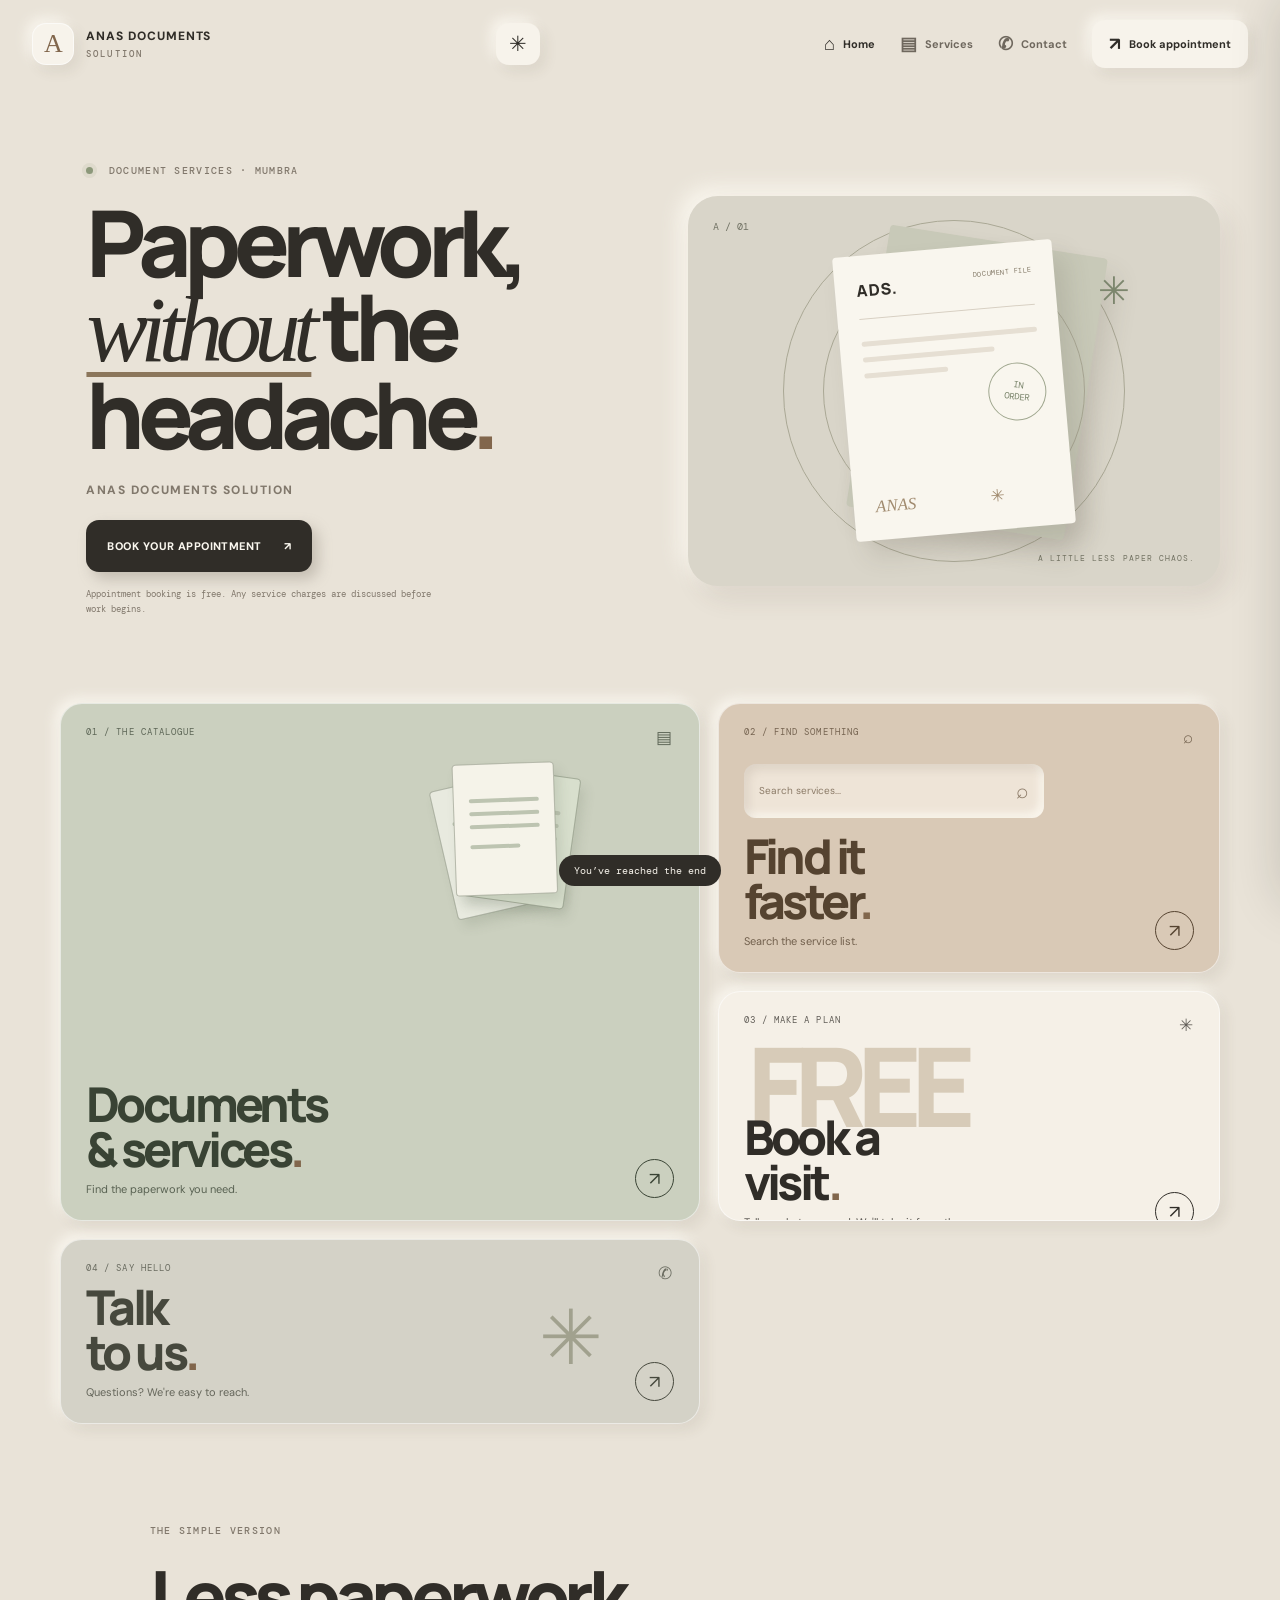
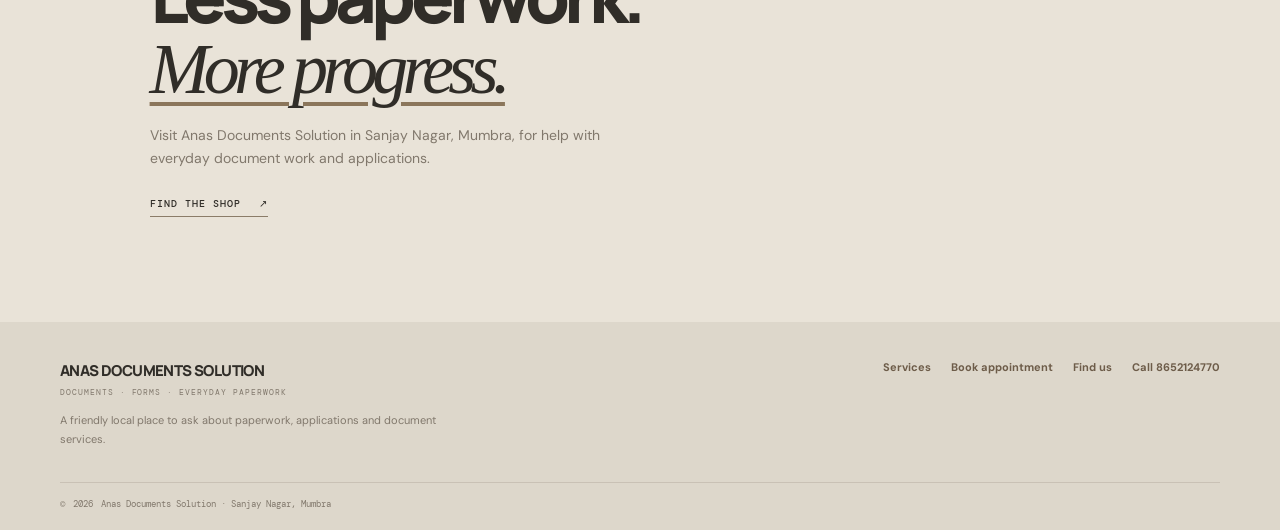
<file: index.html>
<!doctype html>
<html lang="en">
<head>
<meta charset="utf-8"><meta name="viewport" content="width=device-width,initial-scale=1">
<meta name="description" content="Anas Documents Solution in Sanjay Nagar, Mumbra. Explore document services and request a free appointment.">
<meta name="theme-color" content="#e9e3d8"><title>Anas Documents Solution | Mumbra</title>
<link rel="icon" type="image/svg+xml" href="assets/favicon.svg"><link rel="stylesheet" href="assets/style.css">
</head><body>
<header class="site-header">
<a class="brand" href="index.html" aria-label="Anas Documents Solution home"><span class="brand-mark">A</span><span class="brand-name">ANAS DOCUMENTS<small>SOLUTION</small></span></a>
<div class="header-actions"><button class="menu" aria-label="Open navigation" aria-expanded="false" aria-controls="site-nav"><span></span><span></span></button><button class="theme-trigger" aria-label="Open website settings" aria-controls="customizer" aria-expanded="false">✳</button></div>
<nav id="site-nav" aria-label="Main navigation"><a class="current" href="index.html" aria-label="Home"><span>⌂</span><b>Home</b></a><a href="services.html" aria-label="Services"><span>▤</span><b>Services</b></a><a href="contact.html" aria-label="Contact"><span>✆</span><b>Contact</b></a><a class="nav-cta" href="booking.html" aria-label="Book appointment"><span>↗</span><b>Book appointment</b></a></nav>
</header>
<main>
<section class="editorial-hero page-shell">
<div class="hero-copy reveal"><p class="eyebrow"><span class="eyebrow-dot"></span> DOCUMENT SERVICES · MUMBRA</p>
<h1>Paperwork,<br><em>without</em> the<br>headache<span class="period">.</span></h1>
<p class="hero-description">ANAS DOCUMENTS SOLUTION</p>
<a class="button button-dark" href="booking.html">BOOK YOUR APPOINTMENT <span>↗</span></a>
<p class="micro-note">Appointment booking is free. Any service charges are discussed before work begins.</p></div>
<div class="hero-art reveal" aria-label="Illustration of an organised document"><div class="art-index">A / 01</div><div class="paper paper-back"></div><div class="paper paper-front"><div class="paper-top"><span>ADS.</span><span>DOCUMENT FILE</span></div><div class="paper-rule"></div><div class="paper-line long"></div><div class="paper-line"></div><div class="paper-line short"></div><div class="paper-stamp">IN<br>ORDER</div><div class="paper-sign">ANAS <span>✳</span></div></div><div class="art-caption">A LITTLE LESS PAPER CHAOS.</div><span class="art-star">✳</span></div>
</section>
<section class="bento page-shell" aria-label="Explore the website">
<a class="bento-card bento-services reveal" href="services.html"><div class="card-topline"><span>01 / THE CATALOGUE</span><span>▤</span></div><div class="document-stack"><i></i><i></i><i></i></div><div class="card-bottom"><div><h2>Documents<br>&amp; services<span>.</span></h2><p>Find the paperwork you need.</p></div><span class="round-arrow">↗</span></div></a>
<a class="bento-card bento-search reveal" href="services.html#serviceSearch"><div class="card-topline"><span>02 / FIND SOMETHING</span><span>⌕</span></div><div class="search-graphic"><span>Search services...</span><b>⌕</b></div><div class="card-bottom"><div><h2>Find it<br>faster<span>.</span></h2><p>Search the service list.</p></div><span class="round-arrow">↗</span></div></a>
<a class="bento-card bento-booking reveal" href="booking.html"><div class="card-topline"><span>03 / MAKE A PLAN</span><span>✳</span></div><div class="booking-number">FREE</div><div class="card-bottom"><div><h2>Book a<br>visit<span>.</span></h2><p>Tell us what you need. We'll take it from there.</p></div><span class="round-arrow">↗</span></div></a>
<a class="bento-card bento-contact reveal" href="contact.html"><div class="card-topline"><span>04 / SAY HELLO</span><span>✆</span></div><div class="contact-mark">✳</div><div class="card-bottom"><div><h2>Talk<br>to us<span>.</span></h2><p>Questions? We're easy to reach.</p></div><span class="round-arrow">↗</span></div></a>
</section>
<section class="closing-note page-shell reveal"><p class="eyebrow">THE SIMPLE VERSION</p><h2>Less paperwork.<br><em>More progress.</em></h2><p>Visit Anas Documents Solution in Sanjay Nagar, Mumbra, for help with everyday document work and applications.</p><a class="text-link" href="contact.html">FIND THE SHOP <span>↗</span></a></section>
</main>
<footer class="site-footer"><div class="footer-main page-shell"><div><a class="footer-brand" href="index.html">ANAS DOCUMENTS SOLUTION<span>DOCUMENTS · FORMS · EVERYDAY PAPERWORK</span></a><p>A friendly local place to ask about paperwork, applications and document services.</p></div><div class="footer-links"><a href="services.html">Services</a><a href="booking.html">Book appointment</a><a href="contact.html">Find us</a><a href="tel:+918652124770">Call 8652124770</a></div></div><div class="footer-bottom page-shell">© <span data-year></span> Anas Documents Solution · Sanjay Nagar, Mumbra</div></footer>
<script src="assets/app.js"></script></body></html>
</file>
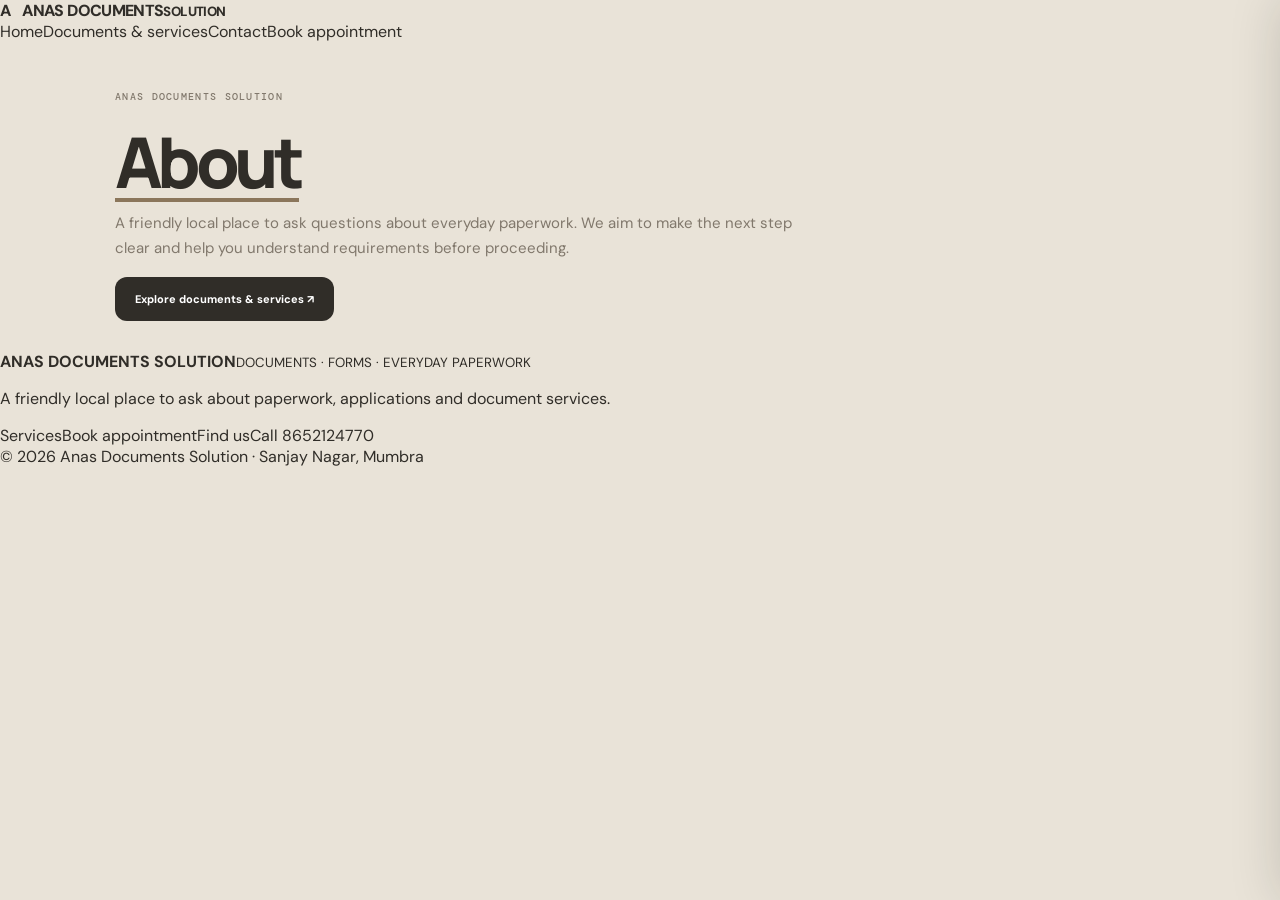
<file: about.html>
<!doctype html><html lang="en"><head><meta charset="utf-8"><meta name="viewport" content="width=device-width,initial-scale=1"><meta name="description" content="A local document assistance shop in Mumbra."><meta name="theme-color" content="#244b83"><title>About | Anas Documents Solution</title><link rel="icon" href="assets/favicon.svg"><link rel="stylesheet" href="assets/style.css"></head><body><div class="cursor"></div><header><a class="brand" href="index.html"><span class="mark">A</span><span>ANAS DOCUMENTS<small>SOLUTION</small></span></a><button class="menu" aria-label="Menu">☰</button><nav><a href="index.html">Home</a><a href="services.html">Documents & services</a><a href="contact.html">Contact</a><a class="navcta" href="booking.html">Book appointment</a></nav></header><main><section class="pagehead"><div class="eyebrow">ANAS DOCUMENTS SOLUTION</div><h1>About</h1><p>A friendly local place to ask questions about everyday paperwork. We aim to make the next step clear and help you understand requirements before proceeding.</p><a class="primary" href="services.html">Explore documents & services ↗</a></section></main><footer><div class="foot"><div><strong>ANAS DOCUMENTS SOLUTION</strong><small>DOCUMENTS · FORMS · EVERYDAY PAPERWORK</small><p>A friendly local place to ask about paperwork, applications and document services.</p></div><div class="footlinks"><a href="services.html">Services</a><a href="booking.html">Book appointment</a><a href="contact.html">Find us</a><a href="tel:+918652124770">Call 8652124770</a></div></div><div class="copy">© <span data-year></span> Anas Documents Solution · Sanjay Nagar, Mumbra</div></footer><script src="assets/app.js"></script></body></html>
</file>
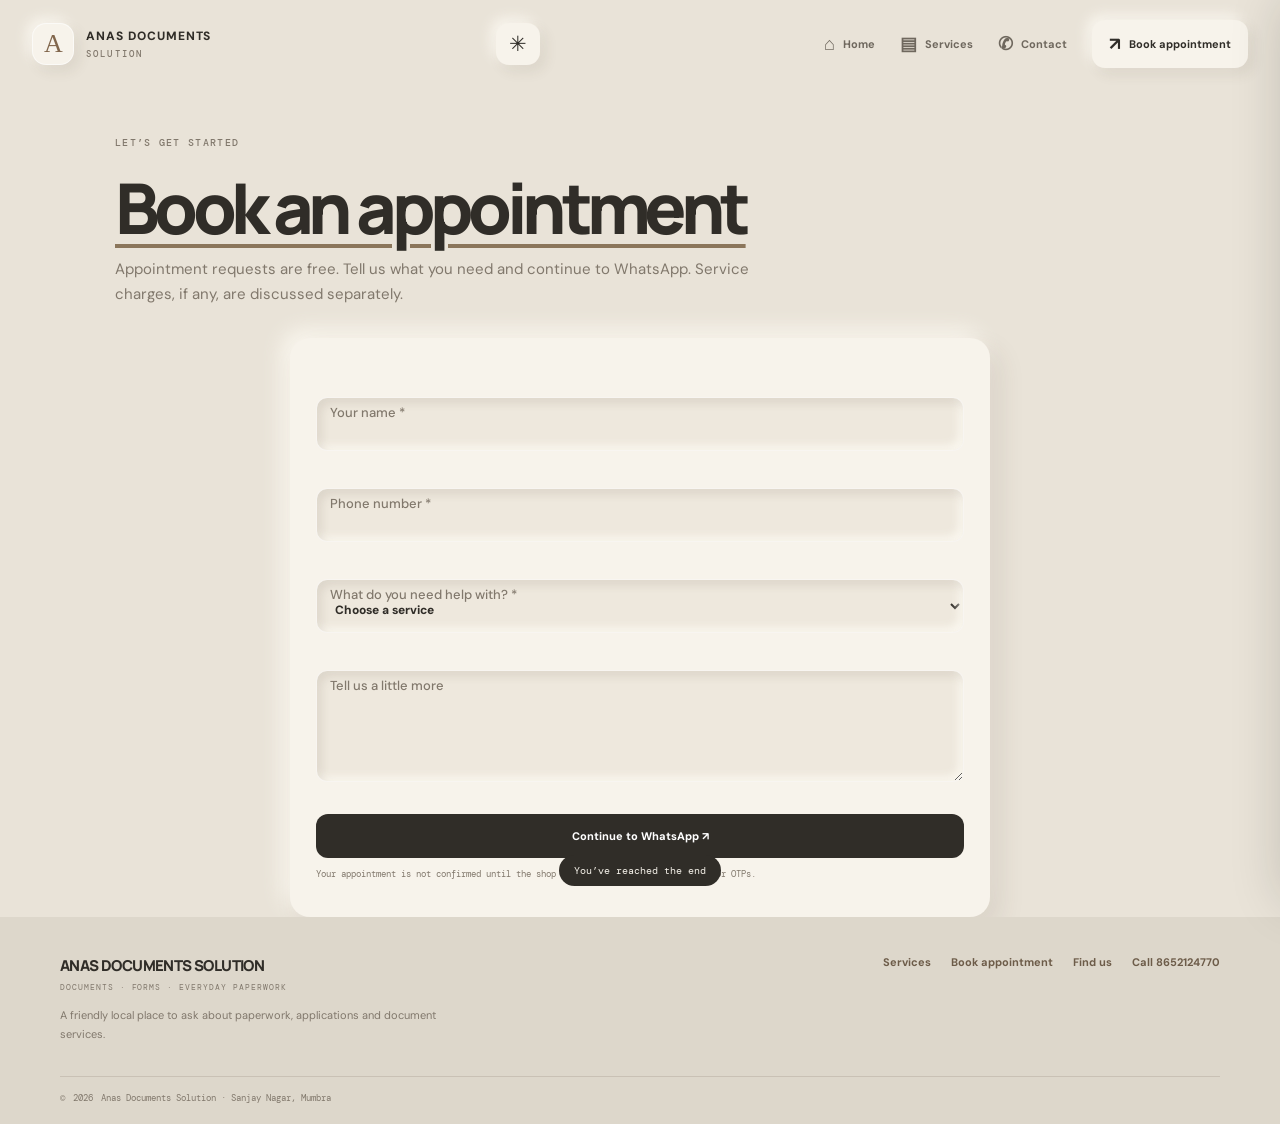
<file: booking.html>
<!doctype html><html lang="en"><head><meta charset="utf-8"><meta name="viewport" content="width=device-width,initial-scale=1"><meta name="description" content="Request a free appointment with Anas Documents Solution to discuss document services."><meta name="theme-color" content="#e9e3d8"><title>Book an Appointment | Anas Documents Solution</title><link rel="icon" href="assets/favicon.svg" type="image/svg+xml"><link rel="stylesheet" href="assets/style.css"></head><body>
<header class="site-header"><a class="brand" href="index.html"><span class="brand-mark">A</span><span class="brand-name">ANAS DOCUMENTS<small>SOLUTION</small></span></a><div class="header-actions"><button class="menu" aria-label="Open navigation" aria-expanded="false" aria-controls="site-nav"><span></span><span></span></button><button class="theme-trigger" aria-label="Open website settings" aria-controls="customizer" aria-expanded="false">✳</button></div><nav id="site-nav" aria-label="Main navigation"><a href="index.html"><span>⌂</span><b>Home</b></a><a href="services.html"><span>▤</span><b>Services</b></a><a href="contact.html"><span>✆</span><b>Contact</b></a><a class="nav-cta current" href="booking.html"><span>↗</span><b>Book appointment</b></a></nav></header>
<main><section class="pagehead reveal"><p class="eyebrow">LET’S GET STARTED</p><h1>Book an appointment</h1><p>Appointment requests are free. Tell us what you need and continue to WhatsApp. Service charges, if any, are discussed separately.</p></section>
<section class="formwrap"><form class="form" id="bookingForm" novalidate>
<label>Your name *<input name="name" required maxlength="70" autocomplete="name" placeholder=" "></label>
<label>Phone number *<input name="phone" required type="tel" inputmode="tel" maxlength="18" autocomplete="tel" placeholder=" "></label>
<label>What do you need help with? *<select name="service" required><option value="">Choose a service</option><option>Application writing</option><option>Agreements &amp; affidavits</option><option>Aadhaar, PAN, passport &amp; voter card</option><option>School &amp; college admission forms</option><option>Income, domicile &amp; gap certificates</option><option>Gazette notification</option><option>Ration card &amp; e-KYC</option><option>Gumasta licence &amp; Udyam Aadhaar</option><option>Marriage &amp; birth certificates</option><option>Rent agreement</option><option>Other legal document work</option><option>Not sure / something else</option></select></label>
<label>Tell us a little more<textarea name="details" rows="4" maxlength="600" placeholder=" "></textarea></label>
<button class="primary" type="submit">Continue to WhatsApp ↗</button><p class="note">Your appointment is not confirmed until the shop replies. Never share passwords or OTPs.</p><p class="form-status" role="status" aria-live="polite"></p></form></section></main>
<footer class="site-footer"><div class="footer-main page-shell"><div><a class="footer-brand" href="index.html">ANAS DOCUMENTS SOLUTION<span>DOCUMENTS · FORMS · EVERYDAY PAPERWORK</span></a><p>A friendly local place to ask about paperwork, applications and document services.</p></div><div class="footer-links"><a href="services.html">Services</a><a href="booking.html">Book appointment</a><a href="contact.html">Find us</a><a href="tel:+918652124770">Call 8652124770</a></div></div><div class="footer-bottom page-shell">© <span data-year></span> Anas Documents Solution · Sanjay Nagar, Mumbra</div></footer><script src="assets/app.js"></script></body></html>
</file>
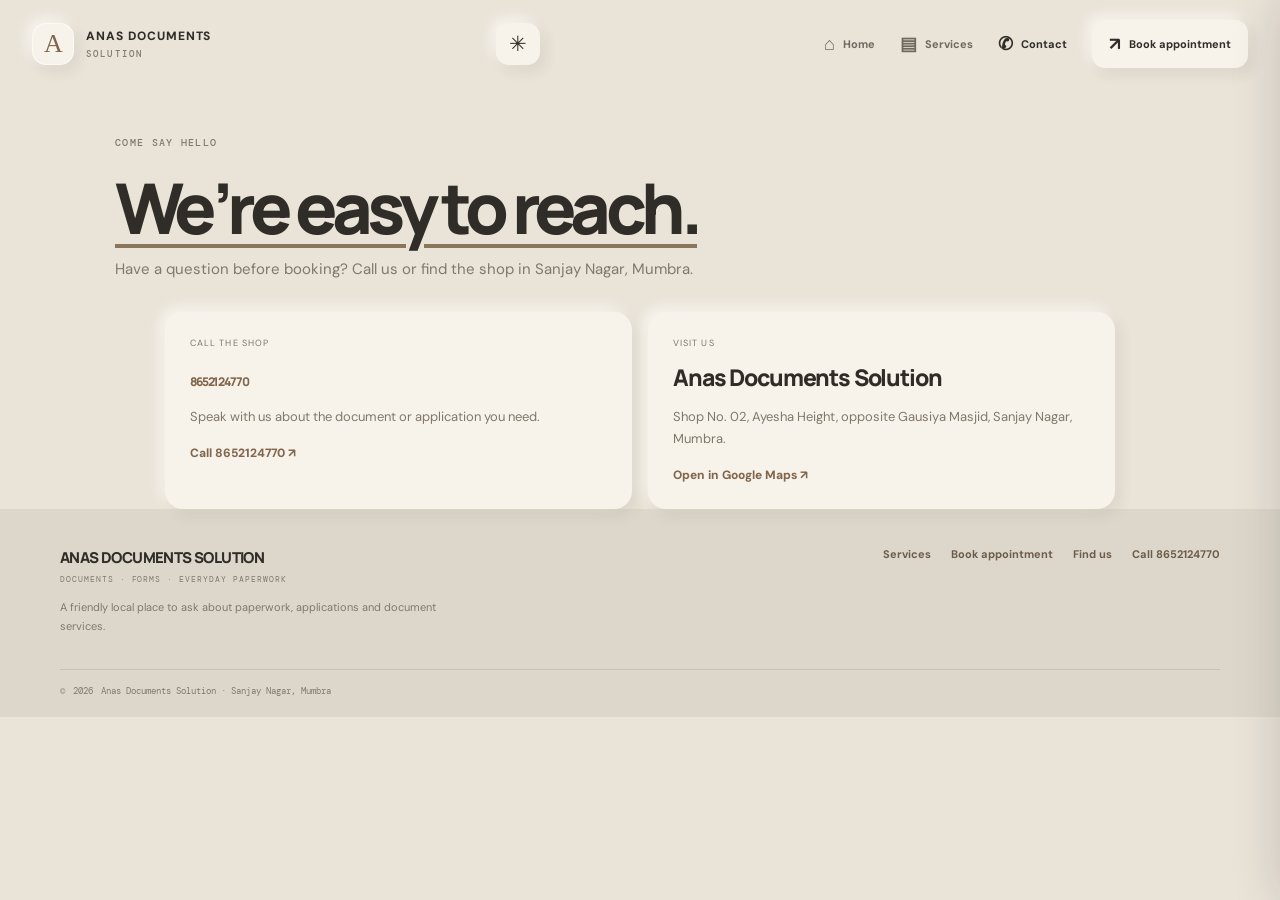
<file: contact.html>
<!doctype html><html lang="en"><head><meta charset="utf-8"><meta name="viewport" content="width=device-width,initial-scale=1"><meta name="description" content="Contact Anas Documents Solution in Sanjay Nagar, Mumbra, or get directions to the shop."><meta name="theme-color" content="#e9e3d8"><title>Contact | Anas Documents Solution</title><link rel="icon" href="assets/favicon.svg" type="image/svg+xml"><link rel="stylesheet" href="assets/style.css"></head><body>
<header class="site-header"><a class="brand" href="index.html"><span class="brand-mark">A</span><span class="brand-name">ANAS DOCUMENTS<small>SOLUTION</small></span></a><div class="header-actions"><button class="menu" aria-label="Open navigation" aria-expanded="false" aria-controls="site-nav"><span></span><span></span></button><button class="theme-trigger" aria-label="Open website settings" aria-controls="customizer" aria-expanded="false">✳</button></div><nav id="site-nav" aria-label="Main navigation"><a href="index.html"><span>⌂</span><b>Home</b></a><a href="services.html"><span>▤</span><b>Services</b></a><a class="current" href="contact.html"><span>✆</span><b>Contact</b></a><a class="nav-cta" href="booking.html"><span>↗</span><b>Book appointment</b></a></nav></header>
<main><section class="pagehead reveal"><p class="eyebrow">COME SAY HELLO</p><h1>We’re easy to reach.</h1><p>Have a question before booking? Call us or find the shop in Sanjay Nagar, Mumbra.</p></section>
<section class="info-grid"><article class="info"><div class="kicker">CALL THE SHOP</div><h3><a href="tel:+918652124770">86521 24770</a></h3><p>Speak with us about the document or application you need.</p><a href="tel:+918652124770">Call 8652124770 ↗</a></article><article class="info"><div class="kicker">VISIT US</div><h3>Anas Documents Solution</h3><p>Shop No. 02, Ayesha Height, opposite Gausiya Masjid, Sanjay Nagar, Mumbra.</p><a target="_blank" rel="noopener noreferrer" href="https://www.google.com/maps/search/?api=1&amp;query=Shop%20No%2002%20Ayesha%20Height%20opposite%20Gausiya%20Masjid%20Sanjay%20Nagar%20Mumbra">Open in Google Maps ↗</a></article></section></main>
<footer class="site-footer"><div class="footer-main page-shell"><div><a class="footer-brand" href="index.html">ANAS DOCUMENTS SOLUTION<span>DOCUMENTS · FORMS · EVERYDAY PAPERWORK</span></a><p>A friendly local place to ask about paperwork, applications and document services.</p></div><div class="footer-links"><a href="services.html">Services</a><a href="booking.html">Book appointment</a><a href="contact.html">Find us</a><a href="tel:+918652124770">Call 8652124770</a></div></div><div class="footer-bottom page-shell">© <span data-year></span> Anas Documents Solution · Sanjay Nagar, Mumbra</div></footer><script src="assets/app.js"></script></body></html>
</file>
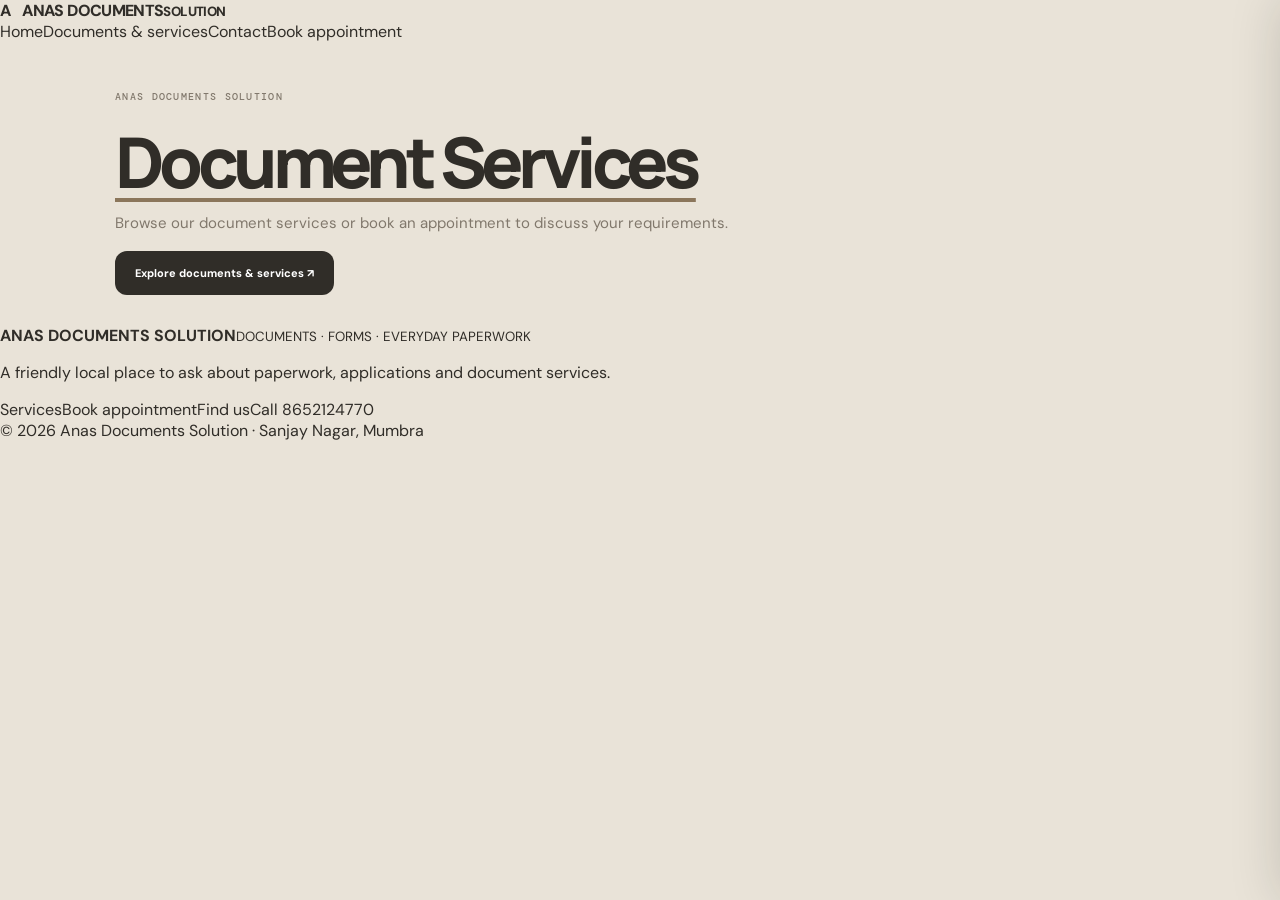
<file: lamination.html>
<!doctype html><html lang="en"><head><meta charset="utf-8"><meta name="viewport" content="width=device-width,initial-scale=1"><meta name="description" content="Explore document and certificate services."><meta name="theme-color" content="#244b83"><title>Document Services | Anas Documents Solution</title><link rel="icon" href="assets/favicon.svg"><link rel="stylesheet" href="assets/style.css"></head><body><div class="cursor"></div><header><a class="brand" href="index.html"><span class="mark">A</span><span>ANAS DOCUMENTS<small>SOLUTION</small></span></a><button class="menu" aria-label="Menu">☰</button><nav><a href="index.html">Home</a><a href="services.html">Documents & services</a><a href="contact.html">Contact</a><a class="navcta" href="booking.html">Book appointment</a></nav></header><main><section class="pagehead"><div class="eyebrow">ANAS DOCUMENTS SOLUTION</div><h1>Document Services</h1><p>Browse our document services or book an appointment to discuss your requirements.</p><a class="primary" href="services.html">Explore documents & services ↗</a></section></main><footer><div class="foot"><div><strong>ANAS DOCUMENTS SOLUTION</strong><small>DOCUMENTS · FORMS · EVERYDAY PAPERWORK</small><p>A friendly local place to ask about paperwork, applications and document services.</p></div><div class="footlinks"><a href="services.html">Services</a><a href="booking.html">Book appointment</a><a href="contact.html">Find us</a><a href="tel:+918652124770">Call 8652124770</a></div></div><div class="copy">© <span data-year></span> Anas Documents Solution · Sanjay Nagar, Mumbra</div></footer><script src="assets/app.js"></script></body></html>
</file>
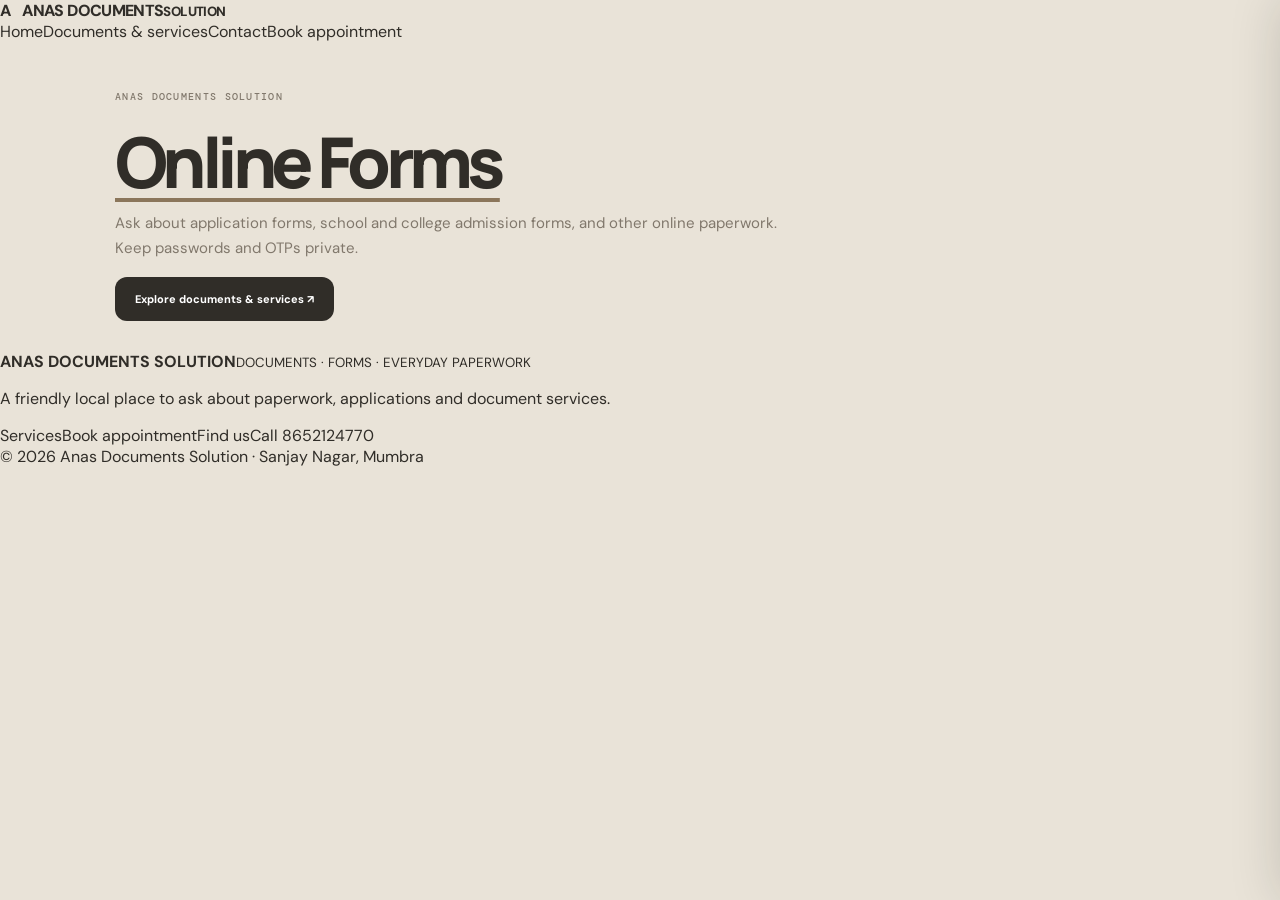
<file: online-forms.html>
<!doctype html><html lang="en"><head><meta charset="utf-8"><meta name="viewport" content="width=device-width,initial-scale=1"><meta name="description" content="Help understanding and preparing forms."><meta name="theme-color" content="#244b83"><title>Online Forms | Anas Documents Solution</title><link rel="icon" href="assets/favicon.svg"><link rel="stylesheet" href="assets/style.css"></head><body><div class="cursor"></div><header><a class="brand" href="index.html"><span class="mark">A</span><span>ANAS DOCUMENTS<small>SOLUTION</small></span></a><button class="menu" aria-label="Menu">☰</button><nav><a href="index.html">Home</a><a href="services.html">Documents & services</a><a href="contact.html">Contact</a><a class="navcta" href="booking.html">Book appointment</a></nav></header><main><section class="pagehead"><div class="eyebrow">ANAS DOCUMENTS SOLUTION</div><h1>Online Forms</h1><p>Ask about application forms, school and college admission forms, and other online paperwork. Keep passwords and OTPs private.</p><a class="primary" href="services.html">Explore documents & services ↗</a></section></main><footer><div class="foot"><div><strong>ANAS DOCUMENTS SOLUTION</strong><small>DOCUMENTS · FORMS · EVERYDAY PAPERWORK</small><p>A friendly local place to ask about paperwork, applications and document services.</p></div><div class="footlinks"><a href="services.html">Services</a><a href="booking.html">Book appointment</a><a href="contact.html">Find us</a><a href="tel:+918652124770">Call 8652124770</a></div></div><div class="copy">© <span data-year></span> Anas Documents Solution · Sanjay Nagar, Mumbra</div></footer><script src="assets/app.js"></script></body></html>
</file>
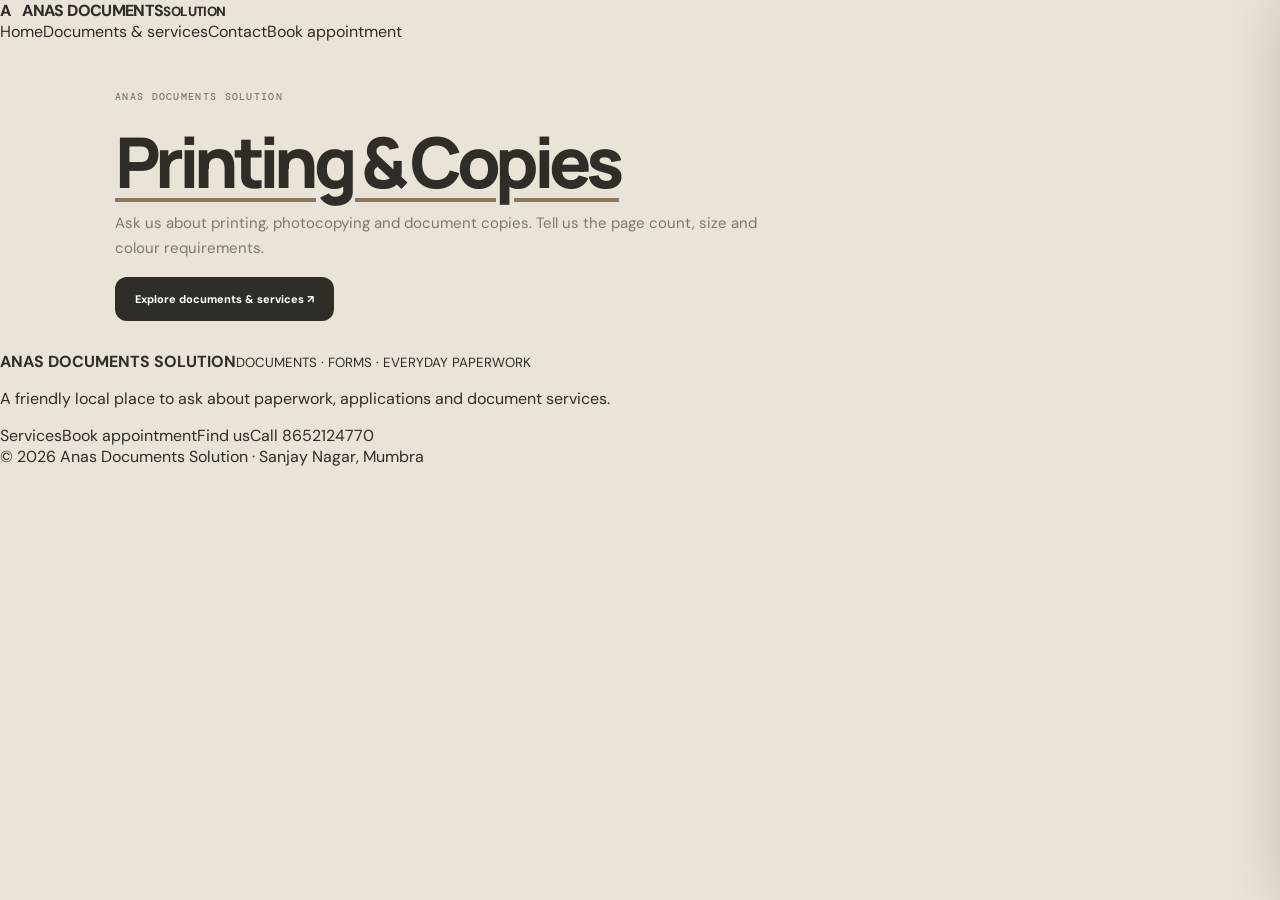
<file: printing.html>
<!doctype html><html lang="en"><head><meta charset="utf-8"><meta name="viewport" content="width=device-width,initial-scale=1"><meta name="description" content="Ask about printing and photocopying."><meta name="theme-color" content="#244b83"><title>Printing & Copies | Anas Documents Solution</title><link rel="icon" href="assets/favicon.svg"><link rel="stylesheet" href="assets/style.css"></head><body><div class="cursor"></div><header><a class="brand" href="index.html"><span class="mark">A</span><span>ANAS DOCUMENTS<small>SOLUTION</small></span></a><button class="menu" aria-label="Menu">☰</button><nav><a href="index.html">Home</a><a href="services.html">Documents & services</a><a href="contact.html">Contact</a><a class="navcta" href="booking.html">Book appointment</a></nav></header><main><section class="pagehead"><div class="eyebrow">ANAS DOCUMENTS SOLUTION</div><h1>Printing & Copies</h1><p>Ask us about printing, photocopying and document copies. Tell us the page count, size and colour requirements.</p><a class="primary" href="services.html">Explore documents & services ↗</a></section></main><footer><div class="foot"><div><strong>ANAS DOCUMENTS SOLUTION</strong><small>DOCUMENTS · FORMS · EVERYDAY PAPERWORK</small><p>A friendly local place to ask about paperwork, applications and document services.</p></div><div class="footlinks"><a href="services.html">Services</a><a href="booking.html">Book appointment</a><a href="contact.html">Find us</a><a href="tel:+918652124770">Call 8652124770</a></div></div><div class="copy">© <span data-year></span> Anas Documents Solution · Sanjay Nagar, Mumbra</div></footer><script src="assets/app.js"></script></body></html>
</file>
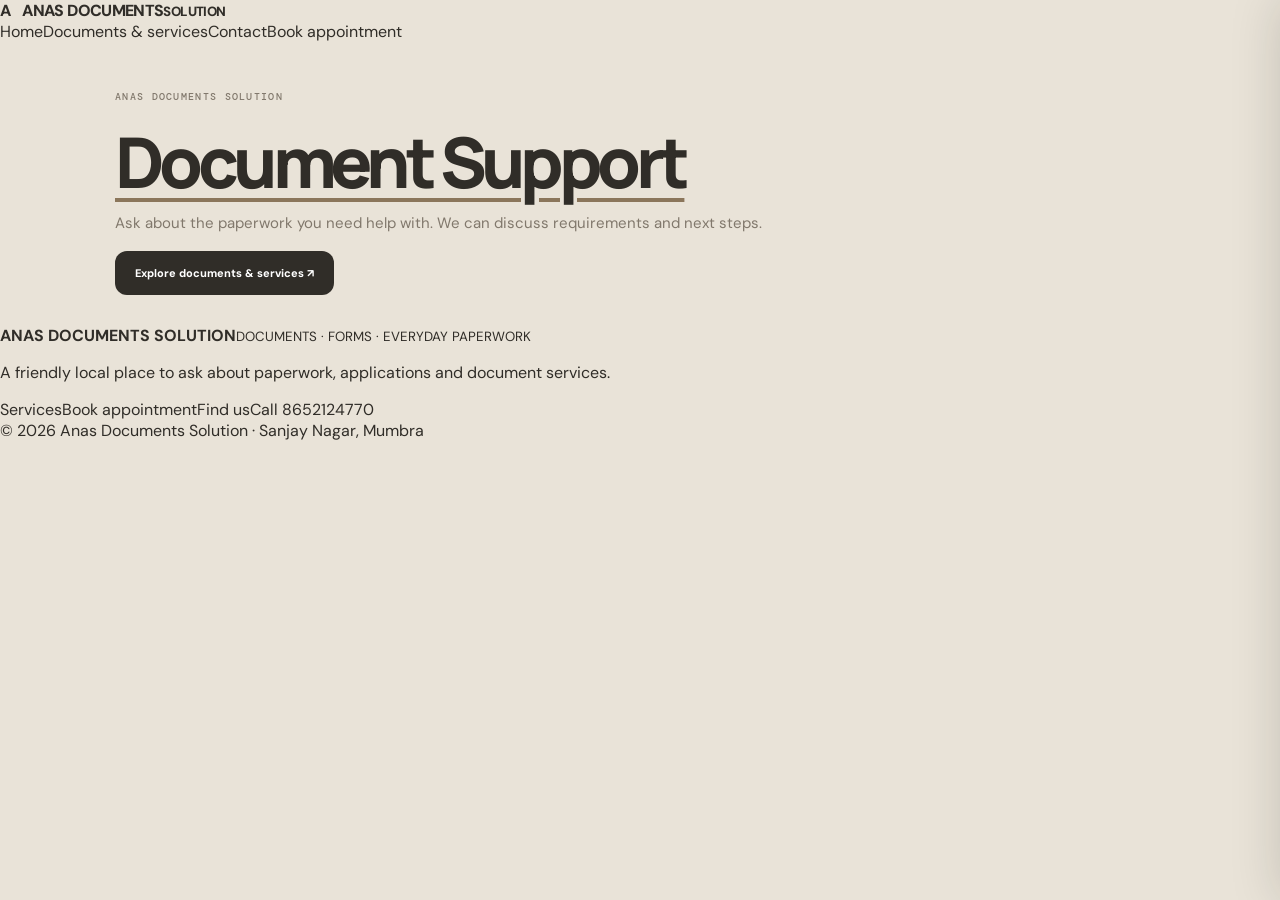
<file: scanning.html>
<!doctype html><html lang="en"><head><meta charset="utf-8"><meta name="viewport" content="width=device-width,initial-scale=1"><meta name="description" content="Document support and paperwork enquiries."><meta name="theme-color" content="#244b83"><title>Document Support | Anas Documents Solution</title><link rel="icon" href="assets/favicon.svg"><link rel="stylesheet" href="assets/style.css"></head><body><div class="cursor"></div><header><a class="brand" href="index.html"><span class="mark">A</span><span>ANAS DOCUMENTS<small>SOLUTION</small></span></a><button class="menu" aria-label="Menu">☰</button><nav><a href="index.html">Home</a><a href="services.html">Documents & services</a><a href="contact.html">Contact</a><a class="navcta" href="booking.html">Book appointment</a></nav></header><main><section class="pagehead"><div class="eyebrow">ANAS DOCUMENTS SOLUTION</div><h1>Document Support</h1><p>Ask about the paperwork you need help with. We can discuss requirements and next steps.</p><a class="primary" href="services.html">Explore documents & services ↗</a></section></main><footer><div class="foot"><div><strong>ANAS DOCUMENTS SOLUTION</strong><small>DOCUMENTS · FORMS · EVERYDAY PAPERWORK</small><p>A friendly local place to ask about paperwork, applications and document services.</p></div><div class="footlinks"><a href="services.html">Services</a><a href="booking.html">Book appointment</a><a href="contact.html">Find us</a><a href="tel:+918652124770">Call 8652124770</a></div></div><div class="copy">© <span data-year></span> Anas Documents Solution · Sanjay Nagar, Mumbra</div></footer><script src="assets/app.js"></script></body></html>
</file>
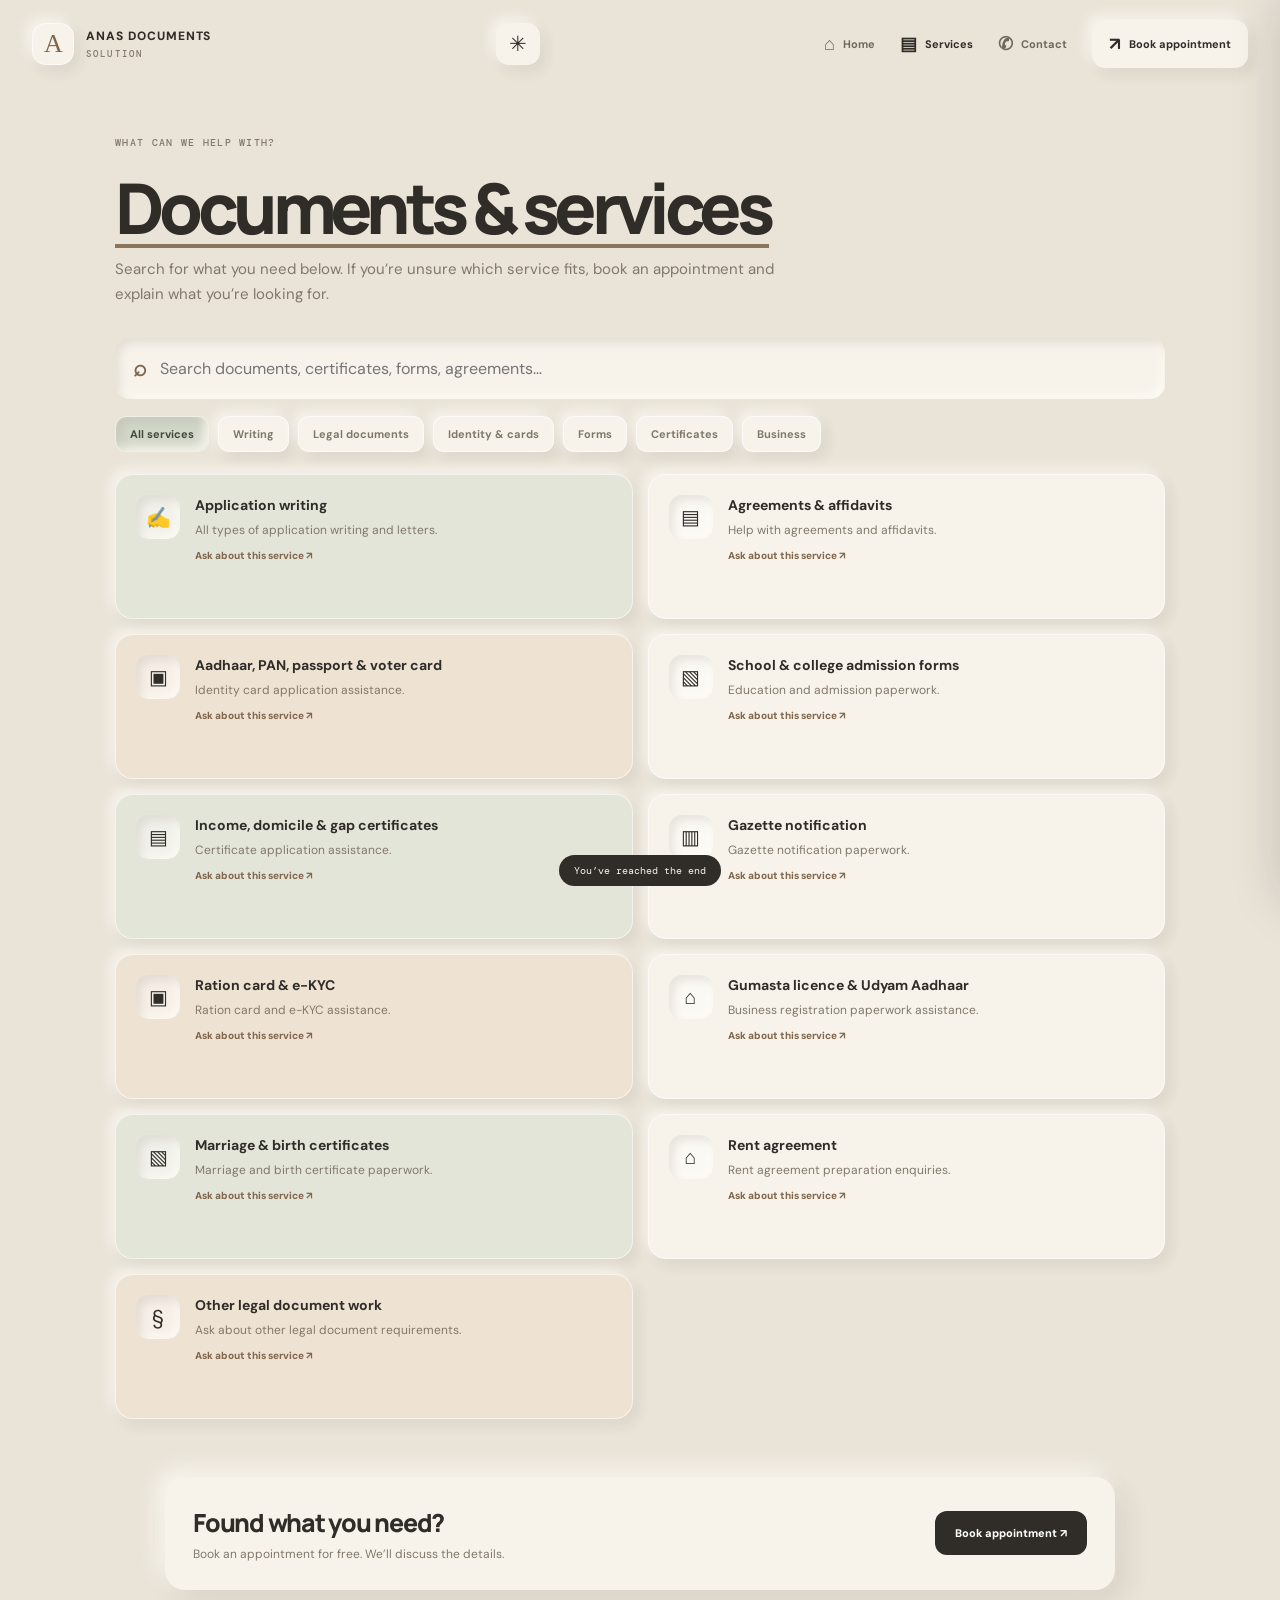
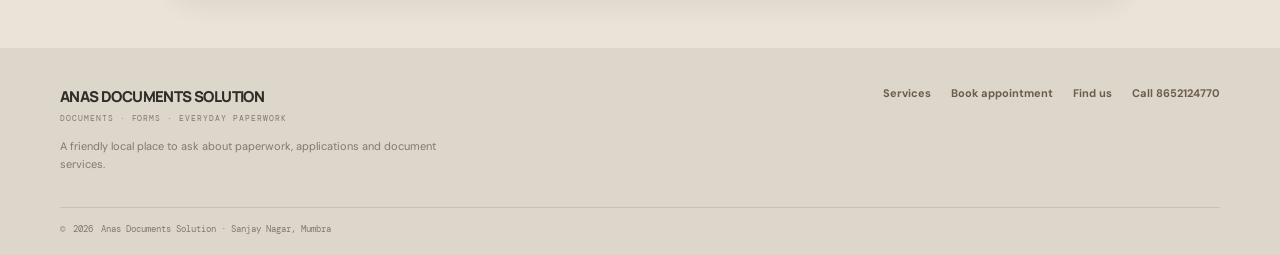
<file: services.html>
<!doctype html><html lang="en"><head><meta charset="utf-8"><meta name="viewport" content="width=device-width,initial-scale=1"><meta name="description" content="Browse document writing, identity applications, certificates, agreements and forms at Anas Documents Solution."><meta name="theme-color" content="#e9e3d8"><title>Documents & Services | Anas Documents Solution</title><link rel="icon" href="assets/favicon.svg" type="image/svg+xml"><link rel="stylesheet" href="assets/style.css"></head><body>
<header class="site-header"><a class="brand" href="index.html"><span class="brand-mark">A</span><span class="brand-name">ANAS DOCUMENTS<small>SOLUTION</small></span></a><div class="header-actions"><button class="menu" aria-label="Open navigation" aria-expanded="false" aria-controls="site-nav"><span></span><span></span></button><button class="theme-trigger" aria-label="Open website settings" aria-controls="customizer" aria-expanded="false">✳</button></div><nav id="site-nav" aria-label="Main navigation"><a href="index.html"><span>⌂</span><b>Home</b></a><a class="current" href="services.html"><span>▤</span><b>Services</b></a><a href="contact.html"><span>✆</span><b>Contact</b></a><a class="nav-cta" href="booking.html"><span>↗</span><b>Book appointment</b></a></nav></header>
<main><section class="pagehead reveal"><p class="eyebrow">WHAT CAN WE HELP WITH?</p><h1>Documents &amp; services</h1><p>Search for what you need below. If you’re unsure which service fits, book an appointment and explain what you’re looking for.</p></section>
<div class="searchwrap"><label class="search"><b id="searchIcon">⌕</b><input id="serviceSearch" type="search" placeholder="Search documents, certificates, forms, agreements…" aria-label="Search services"></label></div>
<div class="filters"><button class="filter active" data-filter="all">All services</button><button class="filter" data-filter="writing">Writing</button><button class="filter" data-filter="legal">Legal documents</button><button class="filter" data-filter="identity">Identity &amp; cards</button><button class="filter" data-filter="forms">Forms</button><button class="filter" data-filter="certificates">Certificates</button><button class="filter" data-filter="business">Business</button></div>
<section class="grid" aria-live="polite">
<article class="card" data-cat="writing"><div class="ico">✍</div><div><h3>Application writing</h3><p>All types of application writing and letters.</p><a href="booking.html">Ask about this service ↗</a></div></article>
<article class="card" data-cat="legal"><div class="ico">▤</div><div><h3>Agreements &amp; affidavits</h3><p>Help with agreements and affidavits.</p><a href="booking.html">Ask about this service ↗</a></div></article>
<article class="card" data-cat="identity"><div class="ico">▣</div><div><h3>Aadhaar, PAN, passport &amp; voter card</h3><p>Identity card application assistance.</p><a href="booking.html">Ask about this service ↗</a></div></article>
<article class="card" data-cat="forms"><div class="ico">▧</div><div><h3>School &amp; college admission forms</h3><p>Education and admission paperwork.</p><a href="booking.html">Ask about this service ↗</a></div></article>
<article class="card" data-cat="certificates"><div class="ico">▤</div><div><h3>Income, domicile &amp; gap certificates</h3><p>Certificate application assistance.</p><a href="booking.html">Ask about this service ↗</a></div></article>
<article class="card" data-cat="legal"><div class="ico">▥</div><div><h3>Gazette notification</h3><p>Gazette notification paperwork.</p><a href="booking.html">Ask about this service ↗</a></div></article>
<article class="card" data-cat="identity"><div class="ico">▣</div><div><h3>Ration card &amp; e-KYC</h3><p>Ration card and e-KYC assistance.</p><a href="booking.html">Ask about this service ↗</a></div></article>
<article class="card" data-cat="business"><div class="ico">⌂</div><div><h3>Gumasta licence &amp; Udyam Aadhaar</h3><p>Business registration paperwork assistance.</p><a href="booking.html">Ask about this service ↗</a></div></article>
<article class="card" data-cat="certificates"><div class="ico">▧</div><div><h3>Marriage &amp; birth certificates</h3><p>Marriage and birth certificate paperwork.</p><a href="booking.html">Ask about this service ↗</a></div></article>
<article class="card" data-cat="legal"><div class="ico">⌂</div><div><h3>Rent agreement</h3><p>Rent agreement preparation enquiries.</p><a href="booking.html">Ask about this service ↗</a></div></article>
<article class="card" data-cat="legal"><div class="ico">§</div><div><h3>Other legal document work</h3><p>Ask about other legal document requirements.</p><a href="booking.html">Ask about this service ↗</a></div></article>
<article class="empty" hidden>No matching services. Try another search.</article></section>
<section class="strip"><div><h2>Found what you need?</h2><p>Book an appointment for free. We’ll discuss the details.</p></div><a class="primary" href="booking.html">Book appointment ↗</a></section></main>
<footer class="site-footer"><div class="footer-main page-shell"><div><a class="footer-brand" href="index.html">ANAS DOCUMENTS SOLUTION<span>DOCUMENTS · FORMS · EVERYDAY PAPERWORK</span></a><p>A friendly local place to ask about paperwork, applications and document services.</p></div><div class="footer-links"><a href="services.html">Services</a><a href="booking.html">Book appointment</a><a href="contact.html">Find us</a><a href="tel:+918652124770">Call 8652124770</a></div></div><div class="footer-bottom page-shell">© <span data-year></span> Anas Documents Solution · Sanjay Nagar, Mumbra</div></footer><script src="assets/app.js"></script></body></html>
</file>
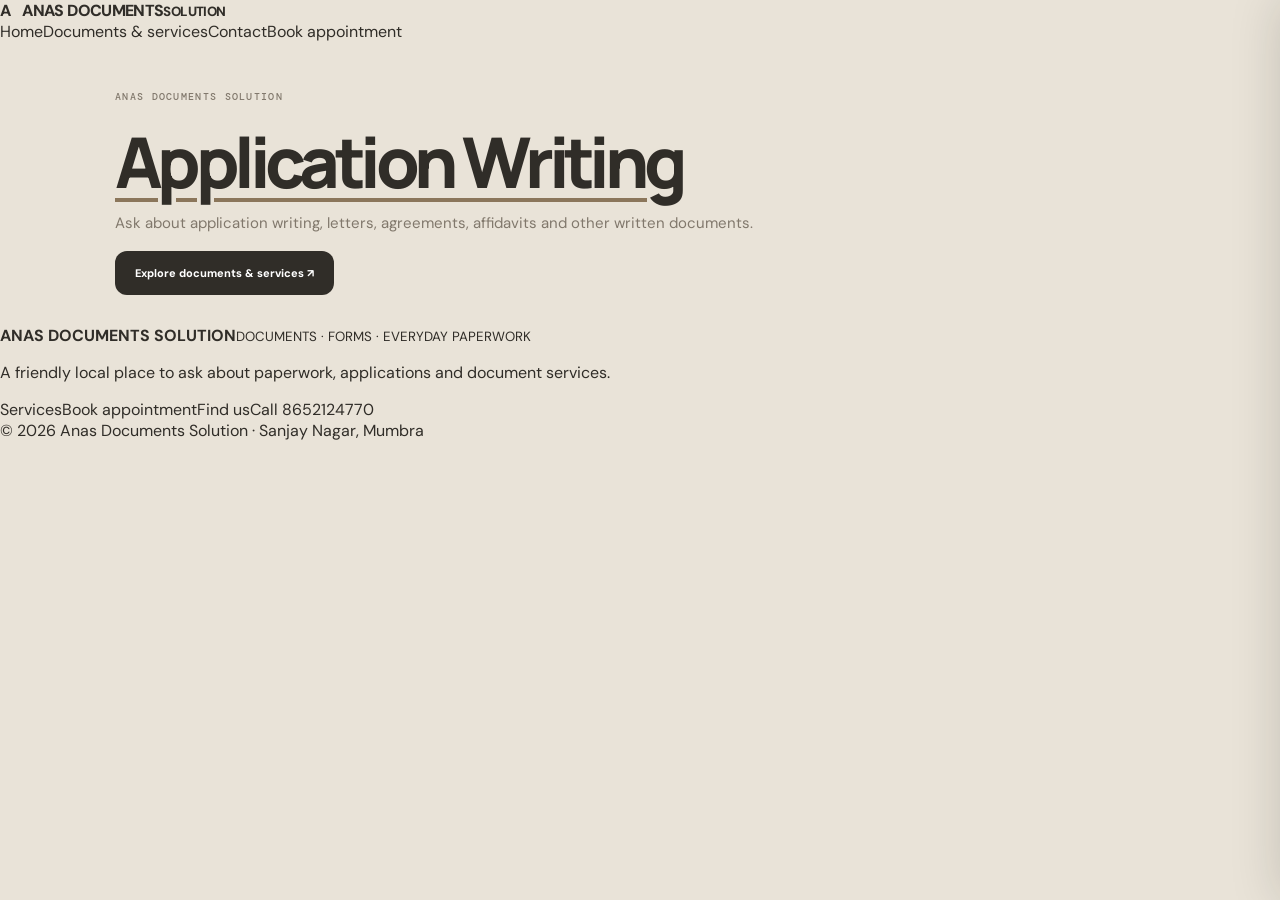
<file: typing.html>
<!doctype html><html lang="en"><head><meta charset="utf-8"><meta name="viewport" content="width=device-width,initial-scale=1"><meta name="description" content="Application writing and document preparation."><meta name="theme-color" content="#244b83"><title>Application Writing | Anas Documents Solution</title><link rel="icon" href="assets/favicon.svg"><link rel="stylesheet" href="assets/style.css"></head><body><div class="cursor"></div><header><a class="brand" href="index.html"><span class="mark">A</span><span>ANAS DOCUMENTS<small>SOLUTION</small></span></a><button class="menu" aria-label="Menu">☰</button><nav><a href="index.html">Home</a><a href="services.html">Documents & services</a><a href="contact.html">Contact</a><a class="navcta" href="booking.html">Book appointment</a></nav></header><main><section class="pagehead"><div class="eyebrow">ANAS DOCUMENTS SOLUTION</div><h1>Application Writing</h1><p>Ask about application writing, letters, agreements, affidavits and other written documents.</p><a class="primary" href="services.html">Explore documents & services ↗</a></section></main><footer><div class="foot"><div><strong>ANAS DOCUMENTS SOLUTION</strong><small>DOCUMENTS · FORMS · EVERYDAY PAPERWORK</small><p>A friendly local place to ask about paperwork, applications and document services.</p></div><div class="footlinks"><a href="services.html">Services</a><a href="booking.html">Book appointment</a><a href="contact.html">Find us</a><a href="tel:+918652124770">Call 8652124770</a></div></div><div class="copy">© <span data-year></span> Anas Documents Solution · Sanjay Nagar, Mumbra</div></footer><script src="assets/app.js"></script></body></html>
</file>
<file: assets/style.css>
@import url('https://fonts.googleapis.com/css2?family=DM+Mono:wght@400;500&family=DM+Sans:wght@400;500;600;700;800&family=Manrope:wght@500;600;700;800&display=swap');
:root{--paper:#e9e3d8;--cream:#f7f3eb;--cream-deep:#eee8dd;--ink:#302d28;--muted:#81786c;--olive:#cbd0bf;--olive-dark:#58604d;--clay:#d6c4ad;--clay-dark:#81664c;--line:#d8d0c4;--accent:#8b765b;--accent-soft:#d8cbb8;--shadow:10px 12px 26px #4a3e2f1a,-8px -8px 22px #fffcf5cc;--shadow-small:5px 6px 14px #4a3e2f17,-5px -5px 14px #fffcf5bf;--inset:inset 4px 5px 10px #5b4e3d1f,inset -4px -4px 10px #fffcf5cc;--serif:Georgia,'Times New Roman',serif}
*{box-sizing:border-box}html{scroll-behavior:smooth;scroll-padding-top:90px}html,body{width:100%;max-width:100%;overflow-x:clip}body{margin:0;background:var(--paper);color:var(--ink);font-family:'DM Sans',sans-serif;overscroll-behavior-y:contain}a{color:inherit;text-decoration:none}button,input,textarea,select{font:inherit}button,a{-webkit-tap-highlight-color:transparent}button{cursor:pointer}img{max-width:100%}::selection{background:#bfc6ae;color:var(--ink)}[hidden]{display:none!important}.page-shell{width:min(1160px,calc(100% - 64px));margin-inline:auto}
.site-header{position:relative;z-index:50;width:min(1280px,calc(100% - 64px));min-height:88px;margin:auto;display:flex;align-items:center;justify-content:space-between;gap:24px}.brand{display:inline-flex;align-items:center;gap:12px;font-weight:800;letter-spacing:-.04em}.brand-mark{width:42px;height:42px;display:grid;place-items:center;border-radius:14px;background:var(--cream);color:var(--clay-dark);font:26px var(--serif);box-shadow:var(--shadow-small);border:1px solid #fff9}.brand-name{font-size:12px;letter-spacing:.08em}.brand-name small{display:block;margin-top:4px;color:var(--muted);font:500 9px 'DM Mono',monospace;letter-spacing:.24em}.site-header nav{display:flex;align-items:center;gap:25px;color:#6f685e;font-size:12px;font-weight:700}.site-header nav a{display:inline-flex;align-items:center;gap:8px;transition:color .2s,transform .2s}.site-header nav a:hover,.site-header nav a.current{color:var(--ink)}.site-header nav a:hover{transform:translateY(-2px)}.site-header nav a span{font-size:18px;transition:transform .3s}.site-header nav a:hover span{transform:rotate(-12deg) scale(1.18)}.site-header nav a b{font-size:11px}.site-header nav .nav-cta{padding:12px 17px;background:var(--cream);border-radius:13px;box-shadow:var(--shadow-small);color:var(--ink)}.header-actions{display:flex;align-items:center;gap:9px}.menu,.theme-trigger{display:grid;place-items:center;border:0;width:44px;height:42px;border-radius:13px;background:var(--cream);box-shadow:var(--shadow-small);color:var(--ink)}.menu{display:none}.menu span{display:block;width:16px;height:1.5px;margin:3px auto;background:var(--ink);transition:transform .2s}.menu[aria-expanded=true] span:first-child{transform:translateY(3.25px) rotate(45deg)}.menu[aria-expanded=true] span:last-child{transform:translateY(-3.25px) rotate(-45deg)}.theme-trigger{font-size:21px;transition:transform .35s}.theme-trigger:hover{transform:rotate(35deg) scale(1.06)}
.editorial-hero{min-height:510px;display:grid;grid-template-columns:1.05fr .95fr;align-items:center;gap:40px;padding-block:54px 64px}.hero-copy{min-width:0;padding:22px 0 22px 4.5%}.eyebrow,.card-topline,.art-index,.art-caption,.paper-top,.footer-brand span,.footer-bottom,.micro-note{font-family:'DM Mono',monospace}.eyebrow{margin:0 0 24px;color:var(--muted);font-size:10px;letter-spacing:.13em;font-weight:500}.eyebrow-dot{display:inline-block;width:7px;height:7px;margin-right:8px;border-radius:50%;background:#8c987a;box-shadow:0 0 0 4px #8c987a20}.hero-copy h1{max-width:100%;margin:0;font:800 clamp(56px,7.2vw,94px)/.91 Manrope,sans-serif;letter-spacing:-.085em;text-wrap:balance}.hero-copy h1 em,.closing-note h2 em{font-family:var(--serif);font-weight:400;letter-spacing:-.08em;text-decoration:underline;text-decoration-color:var(--accent);text-decoration-thickness:.055em;text-underline-offset:.12em}.period,.card-bottom h2 span{color:var(--clay-dark)}.hero-description{margin:25px 0 22px;color:var(--muted);font-size:clamp(8px,1.2vw,12px);font-weight:800;letter-spacing:.12em;white-space:nowrap}.button{display:inline-flex;align-items:center;justify-content:center;gap:22px;min-height:52px;padding:0 21px;border-radius:13px;font-size:11px;font-weight:800;letter-spacing:.04em;transition:transform .2s,box-shadow .2s,background .2s}.button-dark{color:#faf7ef;background:var(--ink);box-shadow:6px 7px 14px #8d857866}.button-dark:hover{transform:translateY(-3px);box-shadow:8px 11px 18px #8d857877;background:#454037}.button:active{transform:translateY(1px) scale(.99)}.micro-note{max-width:350px;margin:15px 0 0;color:var(--muted);font-size:9px;line-height:1.7}.hero-art{position:relative;min-height:390px;display:grid;place-items:center;border-radius:30px;background:#d9d5c9;overflow:hidden;box-shadow:var(--shadow)}.hero-art:before,.hero-art:after{content:'';position:absolute;border:1px solid #aaa895;border-radius:50%}.hero-art:before{width:340px;height:340px}.hero-art:after{width:260px;height:260px}.art-index{position:absolute;z-index:4;top:24px;left:25px;color:#6f7062;font-size:10px}.paper{position:absolute;width:220px;height:285px;border-radius:4px;background:#f9f6ee;box-shadow:12px 16px 24px #554c3b25}.paper-back{transform:translate(23px,-8px) rotate(9deg);background:#c8c9b8}.paper-front{z-index:2;padding:24px 22px;transform:rotate(-5deg);animation:paper-float 6s ease-in-out infinite}.paper-top{display:flex;justify-content:space-between;color:#827866;font-size:7px;letter-spacing:.08em}.paper-top span:first-child{color:var(--ink);font:800 16px Manrope}.paper-rule{height:1px;margin:17px 0 22px;background:#d8d0c3}.paper-line{width:75%;height:5px;margin:11px 0;border-radius:5px;background:#e6dfd3}.paper-line.long{width:100%}.paper-line.short{width:48%}.paper-stamp{position:absolute;top:120px;right:18px;display:grid;place-content:center;width:58px;height:58px;border:1px solid #a0a78f;border-radius:50%;color:#778268;font:9px/1.3 'DM Mono',monospace;text-align:center;transform:rotate(12deg)}.paper-sign{position:absolute;bottom:23px;left:22px;color:#a08a6e;font:italic 17px var(--serif)}.paper-sign span{margin-left:70px;font-style:normal}.art-caption{position:absolute;z-index:3;bottom:23px;right:25px;color:#737363;font-size:8px;letter-spacing:.13em}.art-star{position:absolute;z-index:3;top:70px;right:17%;color:#7c866d;font-size:38px;animation:star-turn 18s linear infinite}
.bento{display:grid;grid-template-columns:1.12fr .88fr;grid-template-rows:270px 230px;gap:18px}.bento-card{position:relative;min-width:0;overflow:hidden;display:flex;flex-direction:column;justify-content:space-between;padding:22px 25px;border:1px solid #ffffff8c;border-radius:22px;box-shadow:var(--shadow-small);transition:transform .28s,box-shadow .28s}.bento-card:hover{transform:translateY(-6px) rotate(-.25deg);box-shadow:13px 17px 28px #5d51402b,-7px -7px 17px #fff9}.bento-services{grid-row:span 2;background:#cbd0bf;color:#394334}.bento-search{background:#d9c9b6;color:#554330}.bento-booking{background:#f5f0e7;color:var(--ink)}.bento-contact{background:#d4d2c7;color:#46483d}.card-topline{display:flex;justify-content:space-between;font-size:9px;letter-spacing:.12em;opacity:.75}.card-topline span:last-child{font-size:17px}.card-bottom{position:relative;z-index:2;display:flex;align-items:end;justify-content:space-between;gap:14px}.card-bottom h2{margin:0;font:800 clamp(29px,3.8vw,48px)/.94 Manrope;letter-spacing:-.075em}.card-bottom p{max-width:260px;margin:10px 0 0;font-size:11px;line-height:1.55;opacity:.78}.round-arrow{flex:0 0 39px;width:39px;height:39px;display:grid;place-items:center;border:1px solid currentColor;border-radius:50%;font-size:18px;transition:transform .2s}.bento-card:hover .round-arrow{transform:rotate(45deg)}.document-stack{position:absolute;top:64px;right:14%;width:155px;height:150px}.document-stack i{position:absolute;width:102px;height:132px;border:1px solid #56614c65;border-radius:4px;background:#e8eadf;box-shadow:5px 8px 12px #52604a25}.document-stack i:before,.document-stack i:after{content:'';position:absolute;left:15px;right:15px;height:4px;background:#bdc4b1;border-radius:4px}.document-stack i:before{top:34px;box-shadow:0 13px #bdc4b1,0 26px #bdc4b1}.document-stack i:after{top:80px;right:35px}.document-stack i:nth-child(1){transform:rotate(-13deg) translate(-14px,8px)}.document-stack i:nth-child(2){transform:rotate(8deg) translate(17px,1px);background:#d8dfcd}.document-stack i:nth-child(3){transform:rotate(-2deg) translate(0,-5px);background:#f5f3e9}.search-graphic{display:flex;align-items:center;justify-content:space-between;width:min(100%,300px);padding:13px 15px;border-radius:12px;background:#eee4d7;box-shadow:var(--inset);color:#8b7a67;font-size:10px}.search-graphic b{font-size:21px;font-weight:400}.booking-number{align-self:flex-start;margin:5px 0 -15px 3px;font:800 clamp(65px,9vw,110px)/.8 Manrope;letter-spacing:-.1em;color:#d7cbb8}.contact-mark{position:absolute;top:49px;right:15%;color:#a1a18e;font-size:76px;animation:star-turn 25s linear infinite}.closing-note{padding:100px 7% 105px}.closing-note h2{margin:0;font:800 clamp(43px,6vw,72px)/.96 Manrope;letter-spacing:-.08em}.closing-note>p:not(.eyebrow){max-width:510px;margin:20px 0;color:var(--muted);font-size:14px;line-height:1.7}.text-link{display:inline-flex;gap:18px;align-items:center;padding-bottom:6px;border-bottom:1px solid #8b7c68;font:500 10px 'DM Mono',monospace;letter-spacing:.1em}
.pagehead{width:min(1050px,calc(100% - 64px));margin:48px auto 30px}.pagehead h1{max-width:850px;margin:0 0 15px;font:800 clamp(42px,6vw,70px)/.98 Manrope;letter-spacing:-.08em;text-decoration:underline;text-decoration-color:var(--accent);text-decoration-thickness:.055em;text-underline-offset:.14em}.pagehead p:not(.eyebrow){max-width:680px;color:var(--muted);font-size:15px;line-height:1.7}.searchwrap,.filters,.grid{width:min(1050px,calc(100% - 64px));margin-inline:auto}.search{display:flex;align-items:center;gap:13px;padding:7px 18px;border-radius:15px;background:var(--cream);box-shadow:var(--inset)}.search b{color:var(--clay-dark);font-size:23px}.search input{width:100%;margin:0;padding:13px 0;border:0;outline:0;background:transparent;box-shadow:none;color:var(--ink)}.filters{display:flex;flex-wrap:wrap;gap:9px;margin-top:17px;margin-bottom:22px}.filter{padding:10px 14px;border:1px solid #fff9;border-radius:11px;background:var(--cream);box-shadow:var(--shadow-small);color:var(--muted);font-size:11px;font-weight:700;transition:background .2s,transform .2s}.filter.active{background:#d3d7c9;color:#424a3b;box-shadow:var(--inset)}.grid{display:grid;grid-template-columns:repeat(2,minmax(0,1fr));gap:15px}.card{min-width:0;display:flex;align-items:flex-start;gap:15px;min-height:145px;padding:20px;border:1px solid #fff9;border-radius:18px;background:var(--cream);box-shadow:var(--shadow-small);transition:transform .22s,box-shadow .22s}.card:nth-child(4n+1){background:#e3e5d9}.card:nth-child(4n+3){background:#eee2d3}.card:hover{transform:translateY(-4px);box-shadow:var(--shadow)}.ico{flex:0 0 44px;width:44px;height:44px;display:grid;place-items:center;border-radius:13px;background:#ffffff70;box-shadow:var(--inset);font-size:20px}.card h3{margin:1px 0 7px;font-size:14px}.card p{margin:0;color:var(--muted);font-size:12px;line-height:1.55}.card a{display:inline-block;margin-top:10px;color:var(--clay-dark);font-size:10px;font-weight:800}.empty{grid-column:1/-1;padding:30px;border-radius:17px;background:var(--cream);color:var(--muted);text-align:center;box-shadow:var(--shadow-small)}.strip{width:min(950px,calc(100% - 64px));margin:58px auto;padding:28px;display:flex;justify-content:space-between;align-items:center;gap:20px;border-radius:20px;background:var(--cream);box-shadow:var(--shadow)}.strip h2{margin:0;font:800 25px Manrope;letter-spacing:-.05em}.strip p{margin:6px 0 0;color:var(--muted);font-size:12px}.primary{display:inline-flex;align-items:center;gap:12px;padding:15px 20px;border:0;border-radius:12px;background:var(--ink);color:white;font-size:11px;font-weight:800;transition:transform .2s}.primary:hover{transform:translateY(-3px)}
.formwrap{width:min(700px,calc(100% - 64px));margin:0 auto}.form{padding:26px;border-radius:20px;background:var(--cream);box-shadow:var(--shadow)}.form label{position:relative;display:block;margin:20px 0 24px;padding-top:5px;color:var(--ink);font-size:12px;font-weight:800}.form label .field-label{position:absolute;z-index:1;top:20px;left:14px;color:var(--muted);font-size:13px;font-weight:500;pointer-events:none;transform-origin:left top;transition:transform .2s,top .2s,color .2s}.form label input,.form label textarea,.form label select{display:block;width:100%;margin-top:8px;padding:19px 14px 12px;min-height:54px;border:1px solid #fff9;border-radius:11px;outline:0;background:#eee8dd;color:var(--ink);box-shadow:var(--inset)}.form label textarea{min-height:112px;resize:vertical}.form label.is-active .field-label,.form label:focus-within .field-label{top:0;transform:translateY(-5px) scale(.78);color:var(--accent)}.form label select{padding-top:20px}.form input:focus,.form textarea:focus,.form select:focus{border-color:#a99a7d;box-shadow:var(--inset),0 0 0 3px #a99a7d28}.form button{width:100%;justify-content:center;margin-top:8px}.form .note{color:var(--muted);font:9px/1.7 'DM Mono',monospace}.form-status{display:none;margin:14px 0 0;padding:12px 14px;border-radius:12px;font-size:12px;line-height:1.5}.form-status.show{display:block}.form-status.error{background:#f3dfda;color:#7b3028}.form-status.success{background:#dfe9d9;color:#38533a}.form [aria-invalid=true]{border-color:#b65e52!important}
.info-grid{width:min(950px,calc(100% - 64px));margin:0 auto;display:grid;grid-template-columns:1fr 1fr;gap:16px}.info{padding:25px;border-radius:18px;background:var(--cream);box-shadow:var(--shadow-small)}.info h3{margin:12px 0;font:800 23px Manrope;letter-spacing:-.05em}.info p{color:var(--muted);font-size:13px;line-height:1.7}.info a{color:var(--clay-dark);font-size:12px;font-weight:800}.kicker{color:var(--muted);font-size:9px;letter-spacing:.12em}
.site-footer{padding:38px 0 20px;background:#ddd7cb;max-width:100%;overflow:hidden}.footer-main{display:flex;justify-content:space-between;gap:30px}.footer-brand{display:inline-block;font:800 15px Manrope;letter-spacing:-.04em}.footer-brand span{display:block;margin-top:6px;color:var(--muted);font-size:8px;font-weight:400;letter-spacing:.12em}.footer-main p{max-width:380px;color:var(--muted);font-size:11px;line-height:1.7}.footer-links{display:flex;align-content:flex-start;justify-content:flex-end;flex-wrap:wrap;gap:12px 20px;color:#6d5c49;font-size:11px;font-weight:700}.footer-links a:hover{text-decoration:underline}.footer-bottom{display:flex;gap:8px;margin-top:22px;padding-top:15px;border-top:1px solid #c9c1b5;color:var(--muted);font-size:9px}
#customizer-backdrop{position:fixed;inset:0;z-index:1000;background:#201d19a8;opacity:0;visibility:hidden;transition:opacity .28s,visibility .28s}#customizer-backdrop.open{opacity:1;visibility:visible}#customizer{position:fixed;z-index:1001;inset:0 0 0 auto;width:min(430px,92vw);height:100dvh;overflow-y:auto;padding:25px 22px 34px;background:var(--cream);color:var(--ink);box-shadow:-18px 0 50px #17130f30;transform:translateX(105%);transition:transform .38s cubic-bezier(.2,.8,.2,1)}#customizer.open{transform:translateX(0)}.customizer-head{display:flex;align-items:center;justify-content:space-between;gap:15px;padding-bottom:17px;border-bottom:1px solid var(--line)}.customizer-head h2{margin:0;font:800 24px Manrope;letter-spacing:-.06em}.drawer-close{width:40px;height:40px;border:0;border-radius:12px;background:var(--cream-deep);font-size:22px}.drawer-section{padding:20px 0 5px;border-bottom:1px solid var(--line)}.drawer-section h3{margin:0 0 5px;font:800 13px Manrope}.drawer-section>p{margin:0 0 13px;color:var(--muted);font-size:11px;line-height:1.5}.theme-grid,.palette-grid{display:grid;grid-template-columns:repeat(2,minmax(0,1fr));gap:9px;padding-bottom:17px}.theme-choice,.palette-choice{display:flex;align-items:center;gap:9px;min-height:46px;padding:10px;border:1px solid var(--line);border-radius:12px;background:var(--cream);color:var(--ink);text-align:left;font-size:11px;font-weight:700}.theme-choice[aria-pressed=true],.palette-choice[aria-pressed=true]{border-color:var(--accent);box-shadow:0 0 0 2px #8b765b30}.theme-swatch{width:24px;height:24px;flex:0 0 24px;border-radius:8px;background:var(--swatch)}.palette-choice{flex-direction:column;align-items:flex-start}.palette-dots{display:flex;gap:4px}.palette-dots i{width:13px;height:13px;border-radius:50%;background:var(--dot)}.faq-item{border-bottom:1px solid var(--line)}.faq-item summary{padding:13px 0;cursor:pointer;font-size:12px;font-weight:700;list-style:none}.faq-item summary:after{content:'+';float:right;font-size:17px}.faq-item[open] summary:after{content:'−'}.faq-item p{margin:0 0 14px;color:var(--muted);font-size:11px;line-height:1.65}.drawer-links{display:grid;grid-template-columns:1fr 1fr;gap:8px;padding:14px 0}.drawer-links a,.drawer-reset{padding:12px;border:1px solid var(--line);border-radius:11px;background:var(--cream);font-size:11px;font-weight:700}.drawer-reset{width:100%;margin-top:8px}body.drawer-open{overflow:hidden}
.icon-spin{animation:icon-spin .55s ease}@keyframes icon-spin{to{transform:rotate(360deg)}}.end-bounce{animation:end-bounce .48s cubic-bezier(.2,.8,.25,1)}@keyframes end-bounce{0%{transform:translateY(0)}35%{transform:translateY(-9px)}65%{transform:translateY(3px)}100%{transform:translateY(0)}}#end-indicator{position:fixed;z-index:80;left:50%;bottom:14px;transform:translate(-50%,18px);opacity:0;pointer-events:none;padding:9px 15px;border-radius:99px;background:var(--ink);color:var(--cream);font:10px 'DM Mono',monospace;transition:opacity .2s,transform .2s}#end-indicator.show{opacity:1;transform:translate(-50%,0)}.reveal{opacity:0;transform:translateY(22px);transition:opacity .7s,transform .7s cubic-bezier(.2,.7,.2,1)}.reveal.in{opacity:1;transform:translateY(0)}.bento-card:nth-child(2).reveal{transition-delay:.08s}.bento-card:nth-child(3).reveal{transition-delay:.13s}.bento-card:nth-child(4).reveal{transition-delay:.18s}
@keyframes paper-float{0%,100%{transform:translateY(0) rotate(-5deg)}50%{transform:translateY(-9px) rotate(-3deg)}}@keyframes star-turn{to{transform:rotate(360deg)}}@keyframes menu-in{from{opacity:0;transform:translateY(-5px)}to{opacity:1;transform:translateY(0)}}
:focus-visible{outline:3px solid var(--accent);outline-offset:3px}
@media(max-width:760px){.page-shell,.site-header{width:calc(100% - 36px)}.site-header{min-height:72px}.menu{display:block}.header-actions{margin-left:auto}.site-header nav{position:absolute;z-index:60;top:65px;left:0;right:0;display:none;flex-direction:row;justify-content:space-around;gap:5px;padding:12px 8px;border:1px solid var(--line);border-radius:16px;background:var(--cream);box-shadow:var(--shadow)}.site-header nav.open{display:flex;animation:menu-in .18s ease both}.site-header nav a{display:flex;flex-direction:column;gap:3px;padding:8px 5px}.site-header nav a span{font-size:19px}.site-header nav a b{font-size:9px}.site-header nav .nav-cta{margin:0;text-align:center}.editorial-hero{grid-template-columns:1fr;gap:30px;padding-block:42px 45px}.hero-copy{padding:0 2%}.hero-copy h1{font-size:clamp(49px,12.5vw,82px)}.hero-description{font-size:clamp(7px,2.25vw,10px);letter-spacing:.045em}.hero-art{min-height:330px}.paper{transform:scale(.88) rotate(-5deg)}.paper-back{transform:scale(.88) translate(23px,-8px) rotate(9deg)}.paper-front{animation:none}.bento{grid-template-columns:1fr 1fr;grid-template-rows:255px 205px 205px;gap:11px}.bento-services{grid-column:1/-1;grid-row:auto}.bento-card{padding:17px;border-radius:17px}.card-bottom h2{font-size:clamp(26px,6vw,38px)}.card-bottom p{font-size:10px}.document-stack{top:48px;right:13%;transform:scale(.8);transform-origin:top right}.closing-note{padding:75px 3% 80px}.pagehead,.searchwrap,.filters,.grid{width:calc(100% - 36px)}.pagehead{margin-top:35px}.grid{grid-template-columns:1fr}.strip,.formwrap,.info-grid{width:calc(100% - 36px)}.strip{align-items:flex-start;flex-direction:column}.info-grid{grid-template-columns:1fr}.footer-main{flex-direction:column}.footer-links{justify-content:flex-start}.footer-bottom{width:calc(100% - 36px)}}
@media(max-width:390px){.brand-name{font-size:10px}.bento{grid-template-rows:230px 190px 190px}.bento-card{padding:14px}.card-bottom h2{font-size:25px}.round-arrow{width:32px;height:32px;flex-basis:32px}.hero-copy h1{font-size:clamp(46px,12.5vw,53px)}}
@media(max-width:360px){.brand{gap:7px}.brand-mark{width:36px;height:36px}.brand-name{font-size:9px}.theme-trigger,.menu{width:39px;height:39px}.hero-description{letter-spacing:.015em;font-size:7px}}
@media(prefers-reduced-motion:reduce){*,*:before,*:after{scroll-behavior:auto!important;animation-duration:.01ms!important;animation-iteration-count:1!important;transition-duration:.01ms!important}.reveal{opacity:1;transform:none}}
</file>
